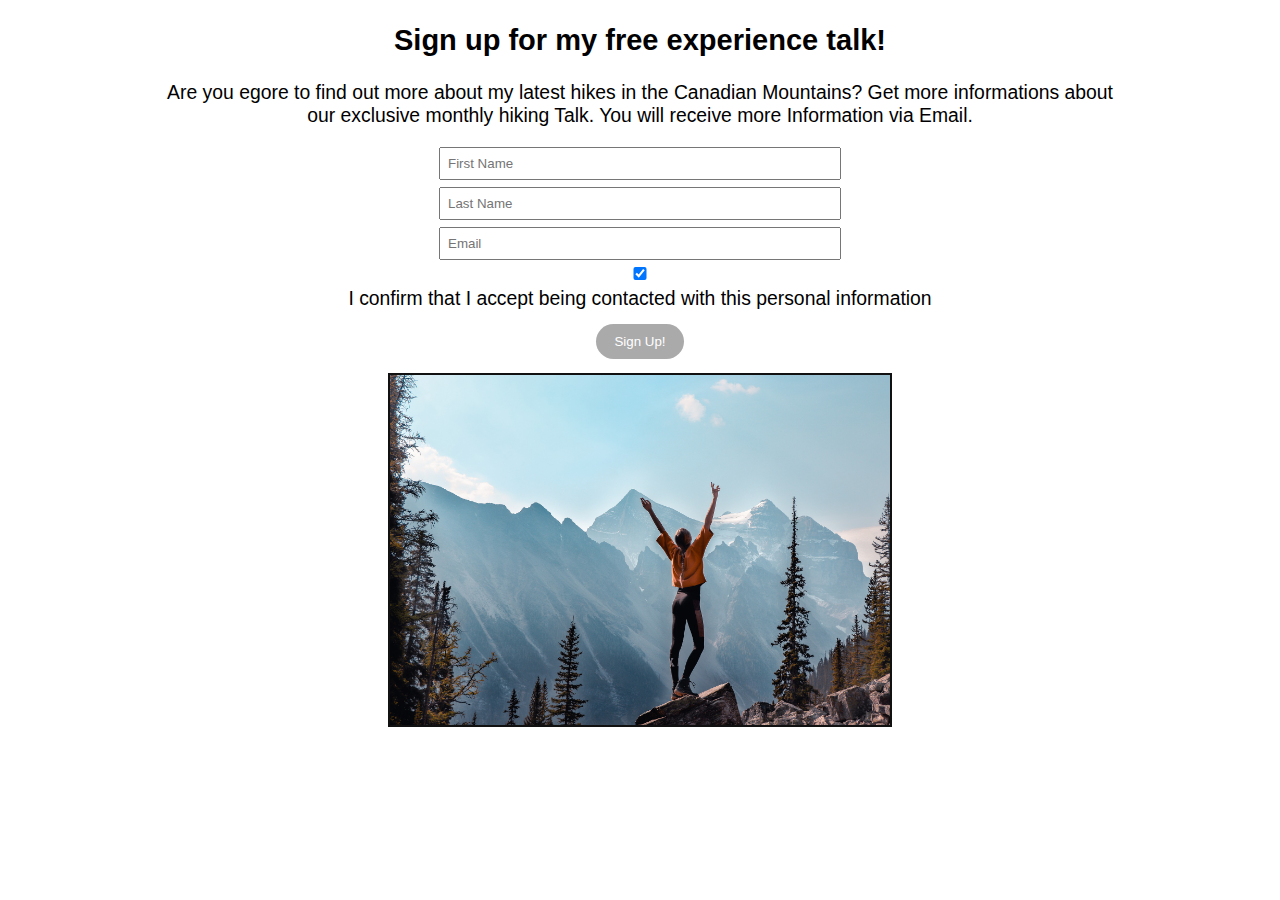
<file: Challange#1/index.html>
<!DOCTYPE html>
<html lang='en'>

<head>
   <meta charset='UTF-8'>
   <meta name='viewport' content='width=device-width, initial-scale=1.0'>
   <link rel='stylesheet' href='styles.css'>
   <title>Document</title>
</head>

<body>
   <div class="signup">
       <div class="content">
           <h2>Sign up for my free experience talk!</h2>
           <p>Are you egore to find out more about my latest hikes in the Canadian Mountains? Get more informations about our exclusive monthly hiking Talk. You will receive more Information via Email.</p>
           <form action='#' method='post'>
                <input type="text" name="firstName" id="firstName" placeholder="First Name">
                <input type="text" name="LastName" id="lastName" placeholder="Last Name">
                <input type="text" name="Email" id="Email" placeholder="Email">
                <input type="checkbox" name="Accept" id="" checked>
                <label for="Accept">I confirm that I accept being contacted with this personal information</label>
                <button class="btn-su disabled" id="btn-submit" disabled>Sign Up!</button>
           </form>
       </div>
       <div class="image">
           <img src="IMG/mountains-3959204_1920.jpg" alt="Women in front of Mountains">
       </div>
   </div>
   <script src="./app.js"></script>
</body>

</html>
</file>
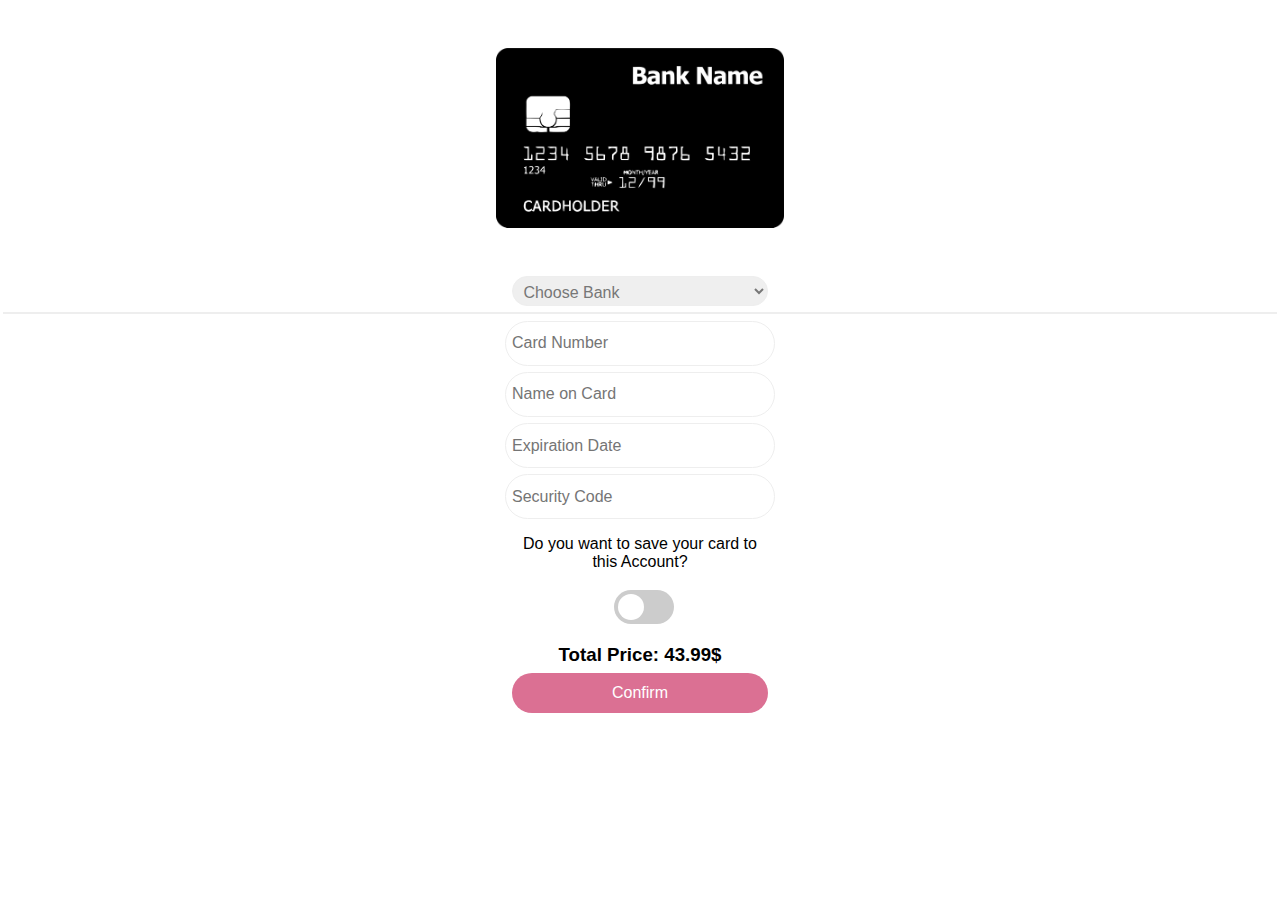
<file: Challenge#2/index.html>
<!DOCTYPE html>
<html lang='en'>

<head>
   <meta charset='UTF-8'>
   <meta name='viewport' content='width=device-width, initial-scale=1.0'>
   <link rel='stylesheet' href='styles.css'>
   <title>Document</title>
</head>

<body>
   <img src="./img/creditcard.png" alt="" srcset="">
   <form action="" id="card-details">
   <select name="" id="" placeholder="Name of Bank">
        <option value="" disabled="disabled" selected="selected">Choose Bank</option>
        <option value="other">Other</option>
        <option value="ING">ING</option>
        <option value="N26">N26</option>
        <option value="Sparkasse">Sparkasse</option>
    </select>
    <hr>
    <input type="text" placeholder="Card Number">
    <input type="text" placeholder="Name on Card">
    <input type="text" placeholder="Expiration Date">
    <input type="text" placeholder="Security Code">
    <p>Do you want to save your card to this Account?</p>
    <label class="switch">
        <input type="checkbox">
        <span class="slider round"></span>
      </label>
    <h3>Total Price: 43.99$</h3>
    <button class="confirm">Confirm</button>
    </form>    
</body>

</html>
</file>
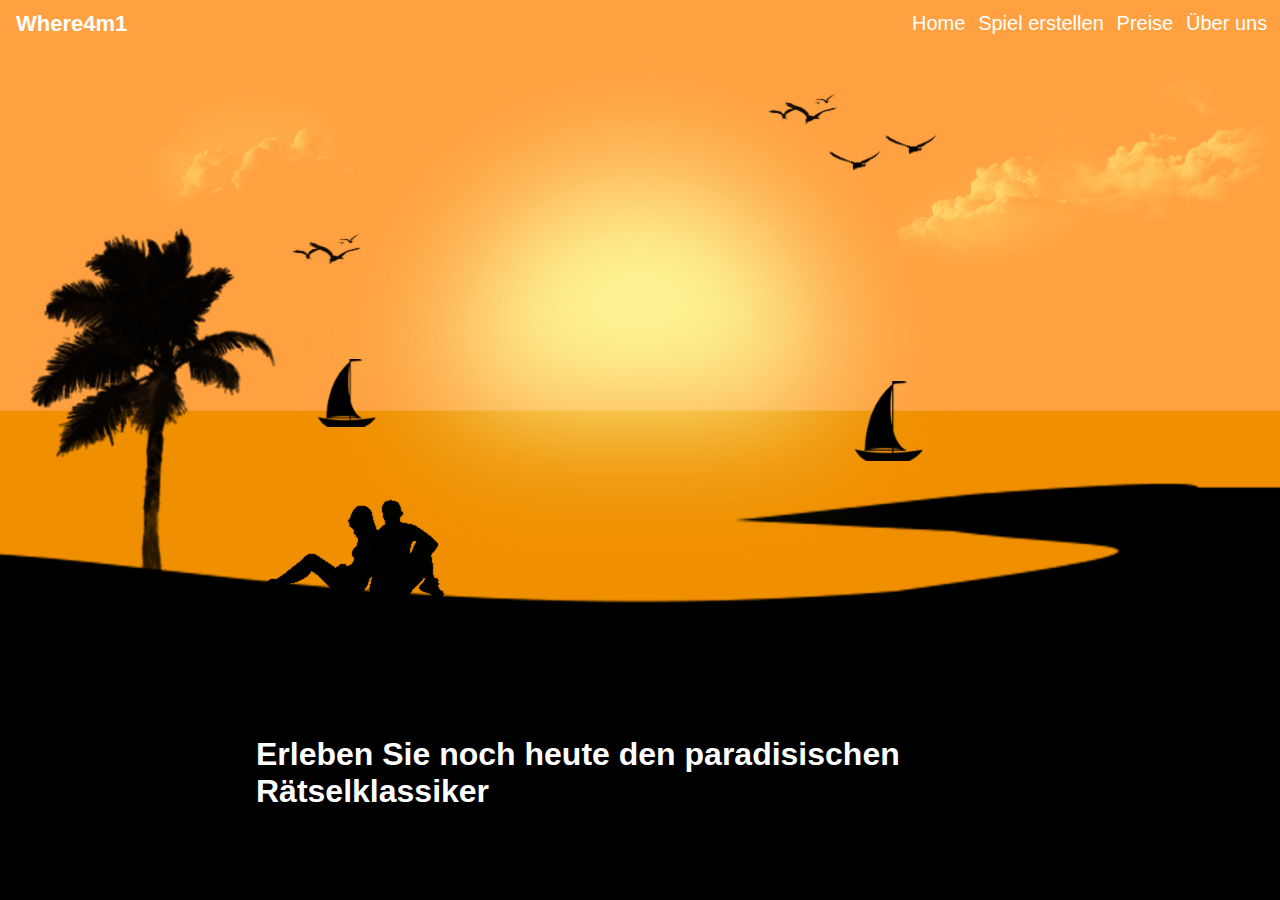
<file: Challenge#3/index.html>
<!DOCTYPE html>
<html lang='en'>

<head>
   <meta charset='UTF-8'>
   <meta name='viewport' content='width=device-width, initial-scale=1.0'>
   <link rel='stylesheet' href='styles.css'>
   <title>Document</title>
</head>

<body>
   <nav>
        <a href="#" class="brand"><h3>Where4m1</h3></a>
        <a href="" class="nav-link">Über uns</a>
        <a href="" class="nav-link">Preise</a>
        <a href="" class="nav-link">Spiel erstellen</a>
        <a href="" class="nav-link">Home</a>
   </nav>
   <img src="./img/background.png" alt="">
   <h2 class="catcher">Erleben Sie noch heute den paradisischen Rätselklassiker</h2>
</body>

</html>
</file>
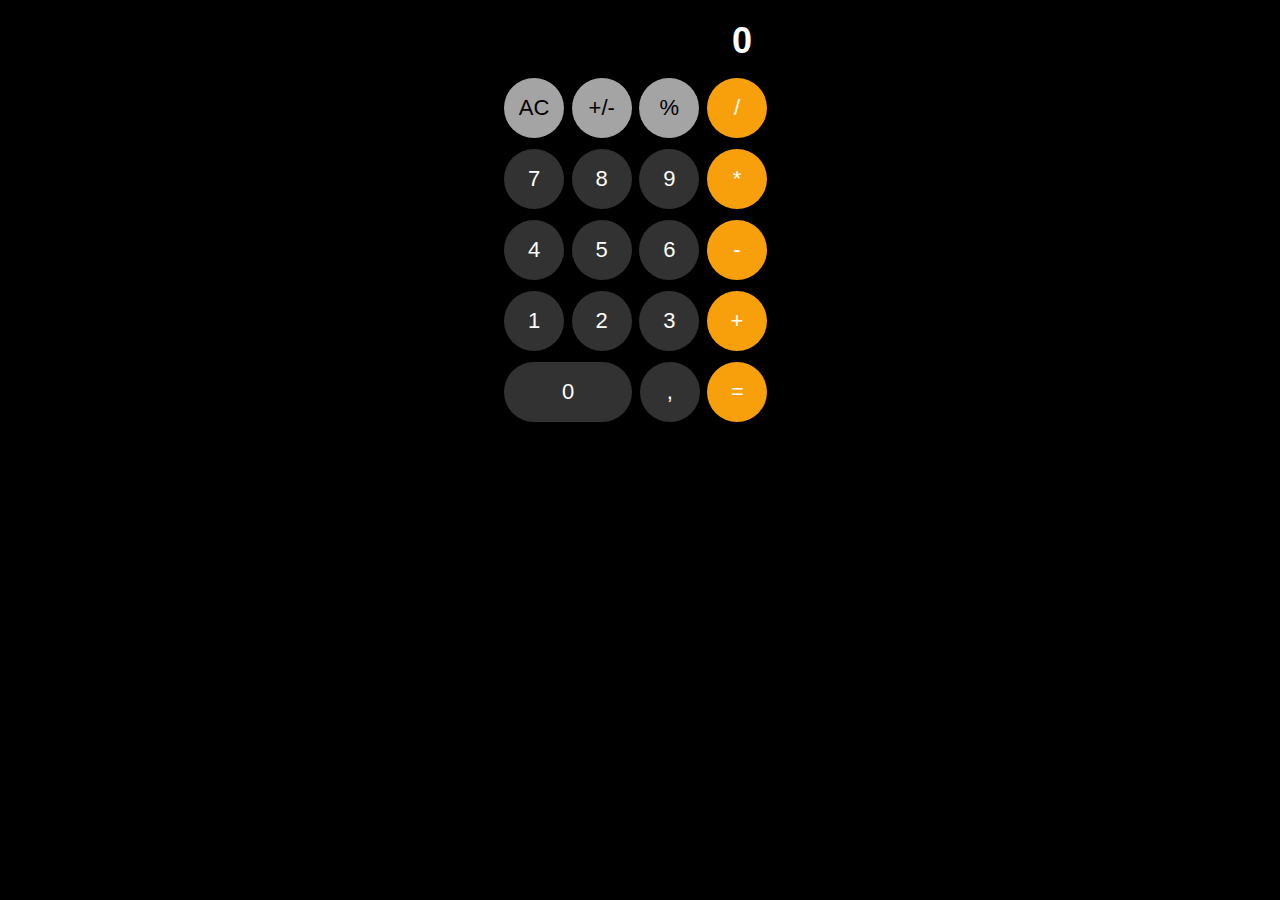
<file: Challenge#4/index.html>
<!DOCTYPE html>
<html lang='en'>

<head>
    <meta charset='UTF-8'>
    <meta name='viewport' content='width=device-width, initial-scale=1.0'>
    <link rel='stylesheet' href='styles.css'>
    <title>Calculator</title>
</head>

<body>
    <div class="calculator">
        <div class="row display"><p>0</p></div>
        <div class="row">
            <button class="btn btn-lgr">AC</button>
            <button class="btn btn-lgr">+/-</button>
            <button class="btn btn-lgr">%</button>
            <button class="btn btn-org">/</button>
        </div>
        <div class="row">
            <button class="btn btn-dgr">7</button>
            <button class="btn btn-dgr">8</button>
            <button class="btn btn-dgr">9</button>
            <button class="btn btn-org">*</button>
        </div>
        <div class="row">
            <button class="btn btn-dgr">4</button>
            <button class="btn btn-dgr">5</button>
            <button class="btn btn-dgr">6</button>
            <button class="btn btn-org">-</button>
        </div>
        <div class="row">
            <button class="btn btn-dgr">1</button>
            <button class="btn btn-dgr">2</button>
            <button class="btn btn-dgr">3</button>
            <button class="btn btn-org">+</button>
        </div>
        <div class="row">
            <button class="btn btn-dgr btn-wd">0</button>
            <button class="btn btn-dgr">,</button>
            <button class="btn btn-org">=</button>
        </div>
    </div>
    <script src="app.js"></script>
</body>

</html>
</file>
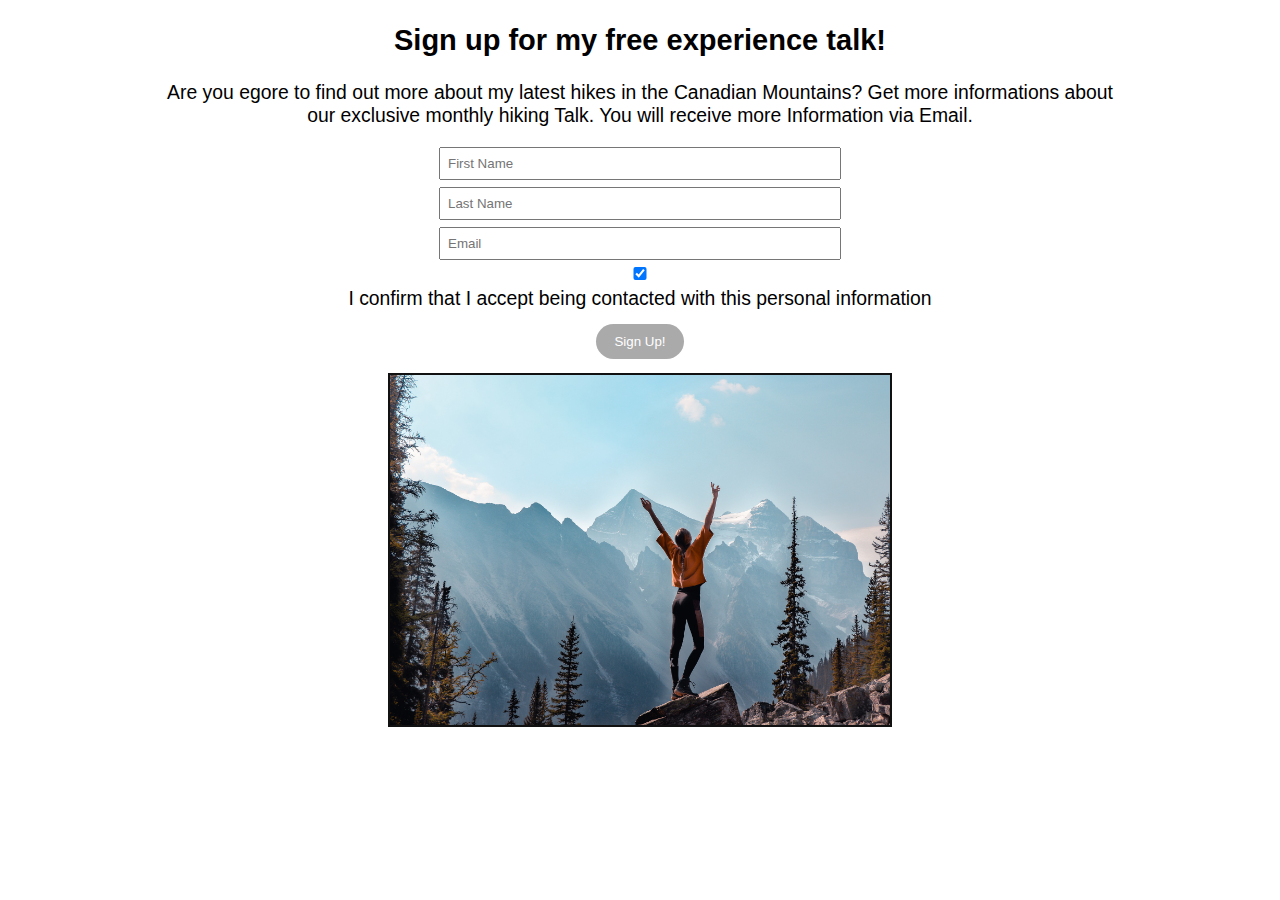
<file: Challenge_001/index.html>
<!DOCTYPE html>
<html lang="en">
    <head>
        <meta charset="UTF-8" />
        <meta name="viewport" content="width=device-width, initial-scale=1.0" />
        <link rel="stylesheet" href="styles.css" />
        <title>Document</title>
    </head>
    <body>
        <div class="signup">
            <div class="content">
                <h2>Sign up for my free experience talk!</h2>
                <p>
                    Are you egore to find out more about my latest hikes in the
                    Canadian Mountains? Get more informations about our
                    exclusive monthly hiking Talk. You will receive more
                    Information via Email.
                </p>
                <form action="#" method="post">
                    <input
                        type="text"
                        name="firstName"
                        id="firstName"
                        placeholder="First Name"
                    />
                    <input
                        type="text"
                        name="LastName"
                        id="lastName"
                        placeholder="Last Name"
                    />
                    <input
                        type="text"
                        name="Email"
                        id="Email"
                        placeholder="Email"
                    />
                    <input type="checkbox" name="Accept" id="" checked />
                    <label for="Accept"
                        >I confirm that I accept being contacted with this
                        personal information</label
                    >
                    <button class="btn-su disabled" id="btn-submit" disabled>
                        Sign Up!
                    </button>
                </form>
            </div>
            <div class="image">
                <img
                    src="IMG/mountains-3959204_1920.jpg"
                    alt="Women in front of Mountains"
                />
            </div>
        </div>
        <script src="./app.js"></script>
    </body>
</html>
</file>
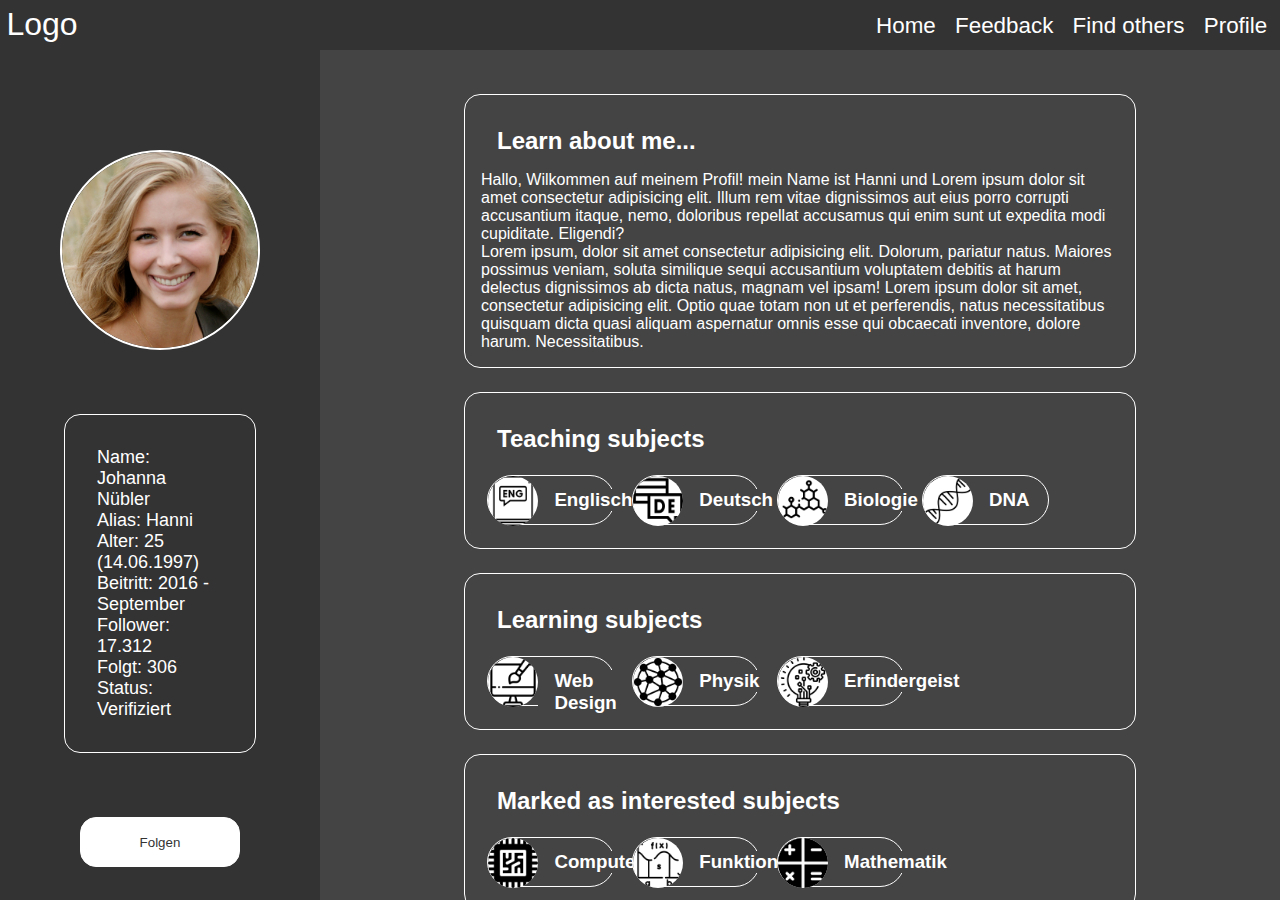
<file: Challenge_006/index.html>
<!DOCTYPE html>
<html lang='en'>

<head>
    <meta charset='UTF-8'>
    <meta name='viewport' content='width=device-width, initial-scale=1.0'>
    <link rel='stylesheet' href='styles.css'>
    <title>Profile</title>
</head>

<body>
    <header>
        <div class="header-logo">Logo</div>
        <a href="#" class="header-link">Profile</a>
        <a href="#" class="header-link">Find others</a>
        <a href="#" class="header-link">Feedback</a>
        <a href="#" class="header-link">Home</a>
    </header>
    <div class="profile">
        <aside class="profile-summary">
            <img src="img/pp.png" alt="" class="profile-img">
            <section class="summary-info">
                <p class="summary-info-item">Name: Johanna Nübler</p>
                <p class="summary-info-item">Alias: Hanni</p>
                <p class="summary-info-item">Alter: 25 (14.06.1997)</p>
                <p class="summary-info-item">Beitritt: 2016 - September</p>
                <p class="summary-info-item">Follower: 17.312</p>
                <p class="summary-info-item">Folgt: 306</p>
                <p class="summary-info-item">Status: Verifiziert</p>
            </section>
            <button class="btn-follow">Folgen</button>
        </aside>
        <section class="profile-details">
            <article class="profile-details-description profile-card">
                <h2>Learn about me...</h2>
                <p class="description-text">Hallo, Wilkommen auf meinem Profil!
                    mein Name ist Hanni und Lorem ipsum dolor sit amet consectetur adipisicing elit. 
                    Illum rem vitae dignissimos aut eius porro corrupti accusantium itaque, nemo, 
                    doloribus repellat accusamus qui enim sunt ut expedita modi cupiditate. Eligendi?
                </p>
                <p class="description-text">Lorem ipsum, dolor sit amet consectetur adipisicing elit. Dolorum, pariatur natus. 
                    Maiores possimus veniam, soluta similique sequi accusantium voluptatem debitis at harum delectus dignissimos ab dicta natus, 
                    magnam vel ipsam! Lorem ipsum dolor sit amet, consectetur adipisicing elit. Optio quae totam non ut et perferendis, 
                    natus necessitatibus quisquam dicta quasi aliquam aspernatur omnis esse qui obcaecati inventore, dolore harum. Necessitatibus.
                </p>
            </article>
            <article class="profile-details-subjects-owned profile-card">
                <h2>Teaching subjects</h2>
                <div class="subject">
                    <img src="img/icons/eng.png" class="subject-icon" alt="">
                    <h3>Englisch</h3>
                </div>
                <div class="subject">
                    <img src="img/icons/language.png" class="subject-icon" alt="">
                    <h3>Deutsch</h3>
                </div>
                <div class="subject">
                    <img src="img/icons/biology.png" class="subject-icon" alt="">
                    <h3>Biologie</h3>
                </div>
                <div class="subject">
                    <img src="img/icons/dna.png" class="subject-icon" alt="">
                    <h3>DNA</h3>
                </div>
            </article>
            <article class="profile-details-subjects-lerning profile-card">
                <h2>Learning subjects</h2>
                <div class="subject">
                    <img src="img/icons/web-design.png" class="subject-icon" alt="">
                    <h3>Web Design</h3>
                </div>
                <div class="subject">
                    <img src="img/icons/nanotechnology.png" class="subject-icon" alt="">
                    <h3>Physik</h3>
                </div>
                <div class="subject">
                    <img src="img/icons/innovation.png" class="subject-icon" alt="">
                    <h3>Erfindergeist</h3>
                </div>
            </article>
            <article class="profile-details-subjects-future profile-card">
                <h2>Marked as interested subjects</h2>
                <div class="subject">
                    <img src="img/icons/cpu.png" class="subject-icon" alt="">
                    <h3>Computer</h3>
                </div>
                <div class="subject">
                    <img src="img/icons/math.png" class="subject-icon" alt="">
                    <h3>Funktionen</h3>
                </div>
                <div class="subject">
                    <img src="img/icons/math-2.png" class="subject-icon" alt="">
                    <h3>Mathematik</h3>
                </div>
            </article>
        </section>
    </div>
</body>

</html>
</file>
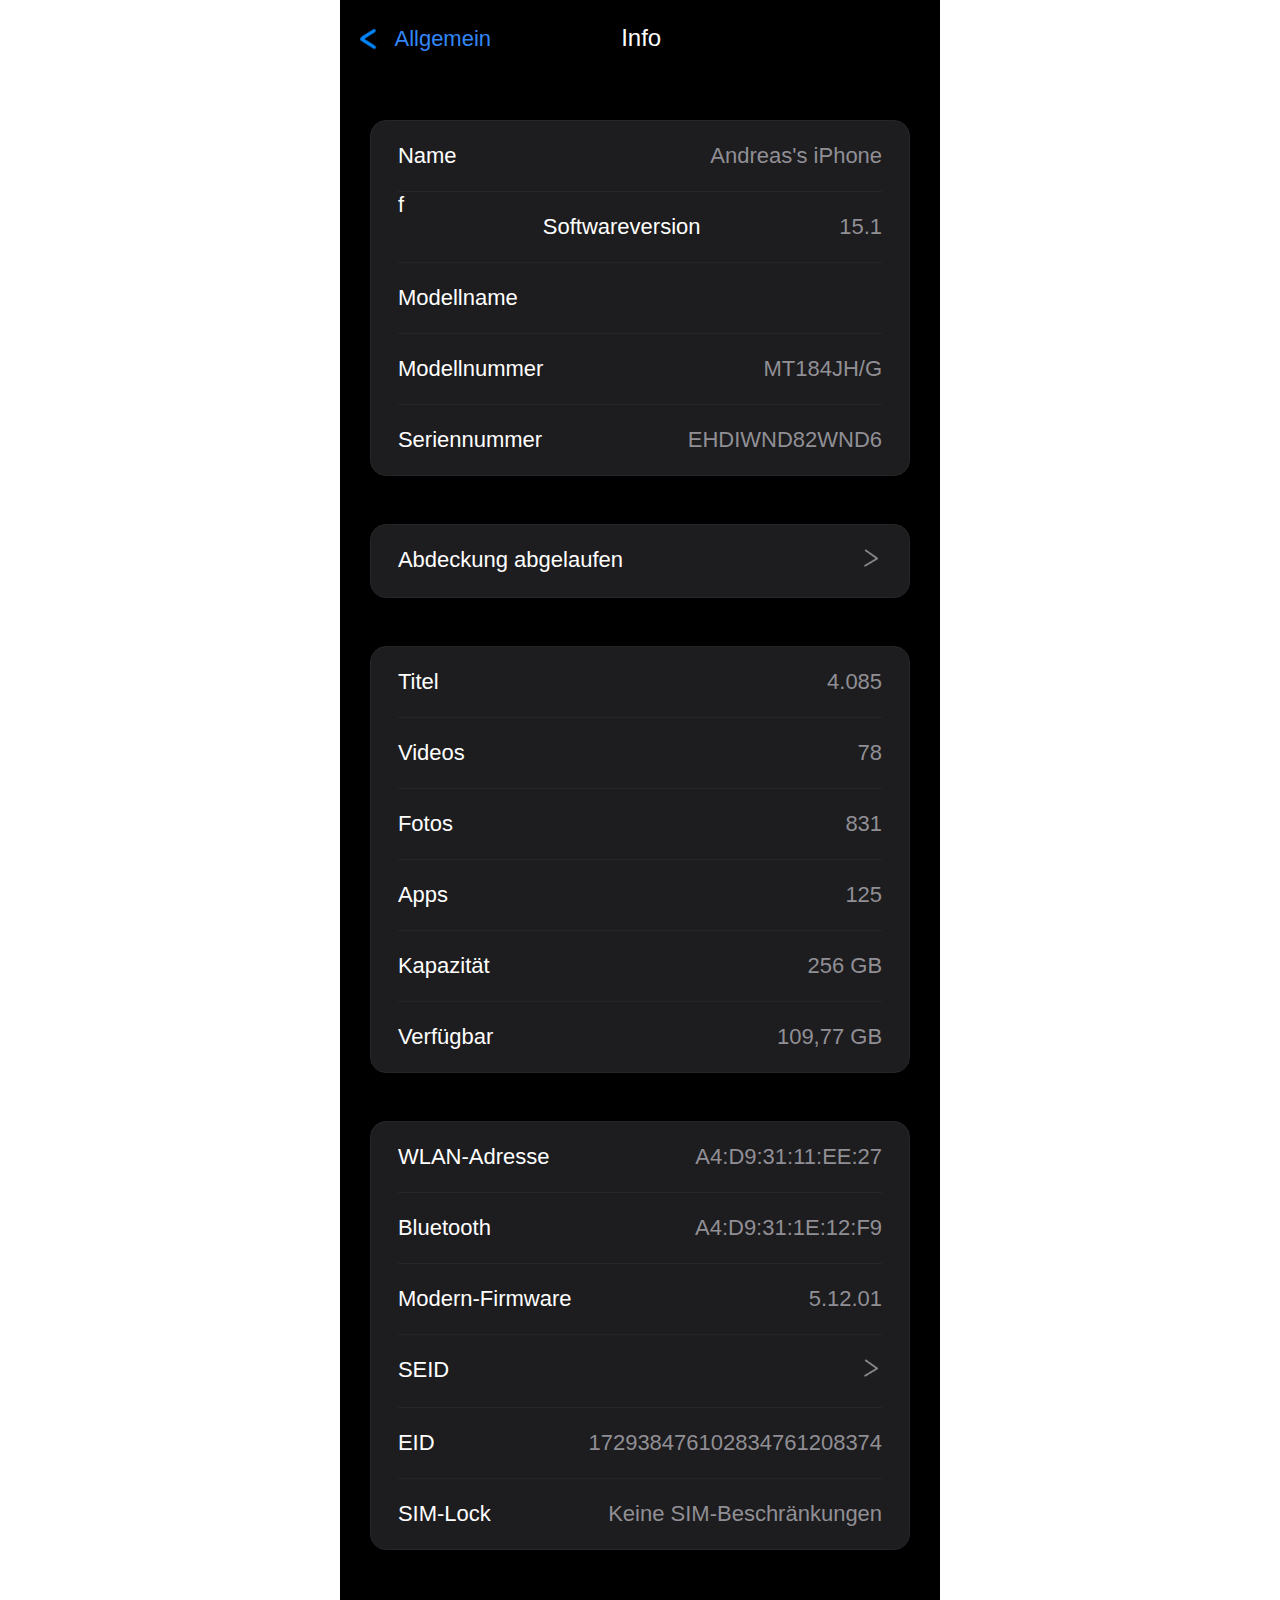
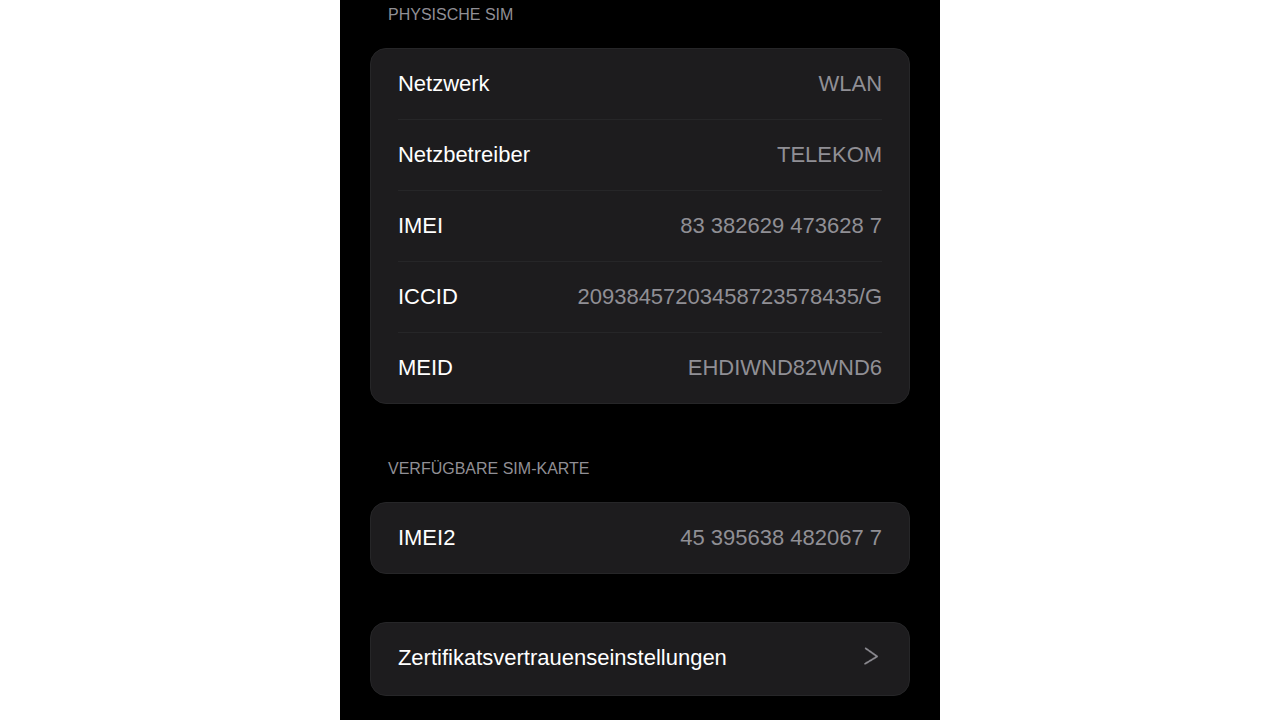
<file: Challenge_007/index.html>
<!DOCTYPE html>
<html lang='en'>

<head>
    <meta charset='UTF-8'>
    <meta name='viewport' content='width=device-width, initial-scale=1.0'>
    <link rel='stylesheet' href='styles.css'>
    <title>Document</title>
</head>

<body>
    <div class="container">
        <div class="header">
            <img src="./img/icon-blue.png" alt="">
            <div class="back"> Allgemein</div>
            <div class="heading">Info</div>
        </div>
        <div class="setting-block">
            <div class="setting">
    <p class="key">Name</p>
                <p class="value">Andreas's iPhone</p>
            </div>
  <div class="setting">f
                <p class="key">Softwareversion</p>
                <p class="value">15.1</p>
            </div>
         <div class="setting">
                <p class="key">Modellname</p>
            </div>
            <div class="setting">
                <p class="key">Modellnummer</p>
                <p class="value">MT184JH/G</p>
            </div>
            <div class="setting">
                <p class="key">Seriennummer</p>
                <p class="value">EHDIWND82WND6</p>
            </div>
        </div>
        <div class="setting-block">
            <div class="setting clickable clickable-border">
                <p class="key">Abdeckung abgelaufen</p>
                <p class="value"><img class="icon" src="img/icon-hell.png" alt=""></p>
            </div>
        </div>
        <div class="setting-block">
            <div class="setting">
                <p class="key">Titel</p>
                <p class="value">4.085</p>
            </div>
            <div class="setting">
                <p class="key">Videos</p>
                <p class="value">78</p>
            </div>
            <div class="setting">
                <p class="key">Fotos</p>
                <p class="value">831</p>
            </div>
            <div class="setting">
                <p class="key">Apps</p>
                <p class="value">125</p>
            </div>
            <div class="setting">
                <p class="key">Kapazität</p>
                <p class="value">256 GB</p>
            </div>
            <div class="setting">
                <p class="key">Verfügbar</p>
                <p class="value">109,77 GB</p>
            </div>
        </div>
        <div class="setting-block">
            <div class="setting">
                <p class="key">WLAN-Adresse</p>
                <p class="value">A4:D9:31:11:EE:27</p>
            </div>
            <div class="setting">
                <p class="key">Bluetooth</p>
                <p class="value">A4:D9:31:1E:12:F9</p>
            </div>
            <div class="setting">
                <p class="key">Modern-Firmware</p>
                <p class="value">5.12.01</p>
            </div>
            <div class="setting clickable">
                <p class="key">SEID</p>
                <p class="value"><img class="icon" src="img/icon-hell.png" alt=""></p>
            </div>
            <div class="setting">
                <p class="key">EID</p>
                <p class="value">172938476102834761208374</p>
            </div>
            <div class="setting">
                <p class="key">SIM-Lock</p>
                <p class="value">Keine SIM-Beschränkungen</p>
            </div>
        </div>
        <div class="setting-block-heading">PHYSISCHE SIM</div>
        <div class="setting-block">
            <div class="setting">
                <p class="key">Netzwerk</p>
                <p class="value">WLAN</p>
            </div>
            <div class="setting">
                <p class="key">Netzbetreiber</p>
                <p class="value">TELEKOM</p>
            </div>
            <div class="setting">
                <p class="key">IMEI</p>
                <p class="value">83 382629 473628 7</p>
            </div>
            <div class="setting">
                <p class="key">ICCID</p>
                <p class="value">20938457203458723578435/G</p>
            </div>
            <div class="setting">
                <p class="key">MEID</p>
                <p class="value">EHDIWND82WND6</p>
            </div>
        </div>
        <div class="setting-block-heading">VERFÜGBARE SIM-KARTE</div>
        <div class="setting-block">
            <div class="setting">
                <p class="key">IMEI2</p>
                <p class="value">45 395638 482067 7</p>
            </div>
        </div>
        <div class="setting-block">
            <div class="setting clickable clickable-border">
                <p class="key">Zertifikatsvertrauenseinstellungen</p>
                <p class="value"><img class="icon" src="img/icon-hell.png" alt=""></p>
            </div>
        </div>
    </div>
</body>

</html>
</file>
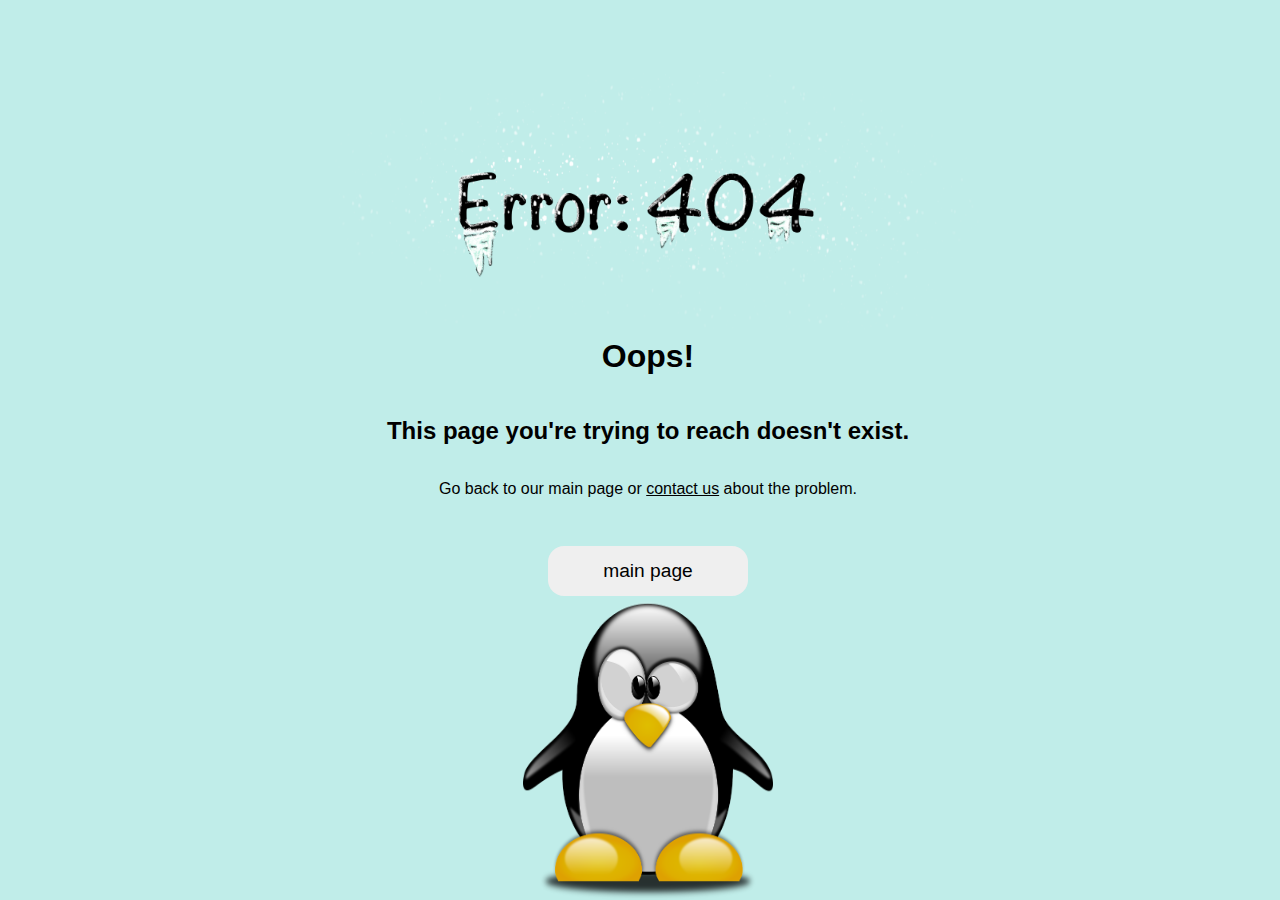
<file: Challenge_008/index.html>
<!DOCTYPE html>
<html lang="en">
    <head>
        <meta charset="UTF-8" />
        <meta http-equiv="X-UA-Compatible" content="IE=edge" />
        <meta name="viewport" content="width=device-width, initial-scale=1.0" />
        <link rel="stylesheet" href="styles.css" />
        <title>Document</title>
    </head>
    <body>
        <img class="heading" src="./img/Heading.png" alt="" />
        <h1>Oops!</h1>
        <h2>This page you're trying to reach doesn't exist.</h2>
        <p>
            Go back to our main page or <a href="#">contact us</a> about the
            problem.
        </p>
        <button>main page</button>
        <img class="pinguin" src="./img/penguin.png" alt="" />
    </body>
</html>
</file>
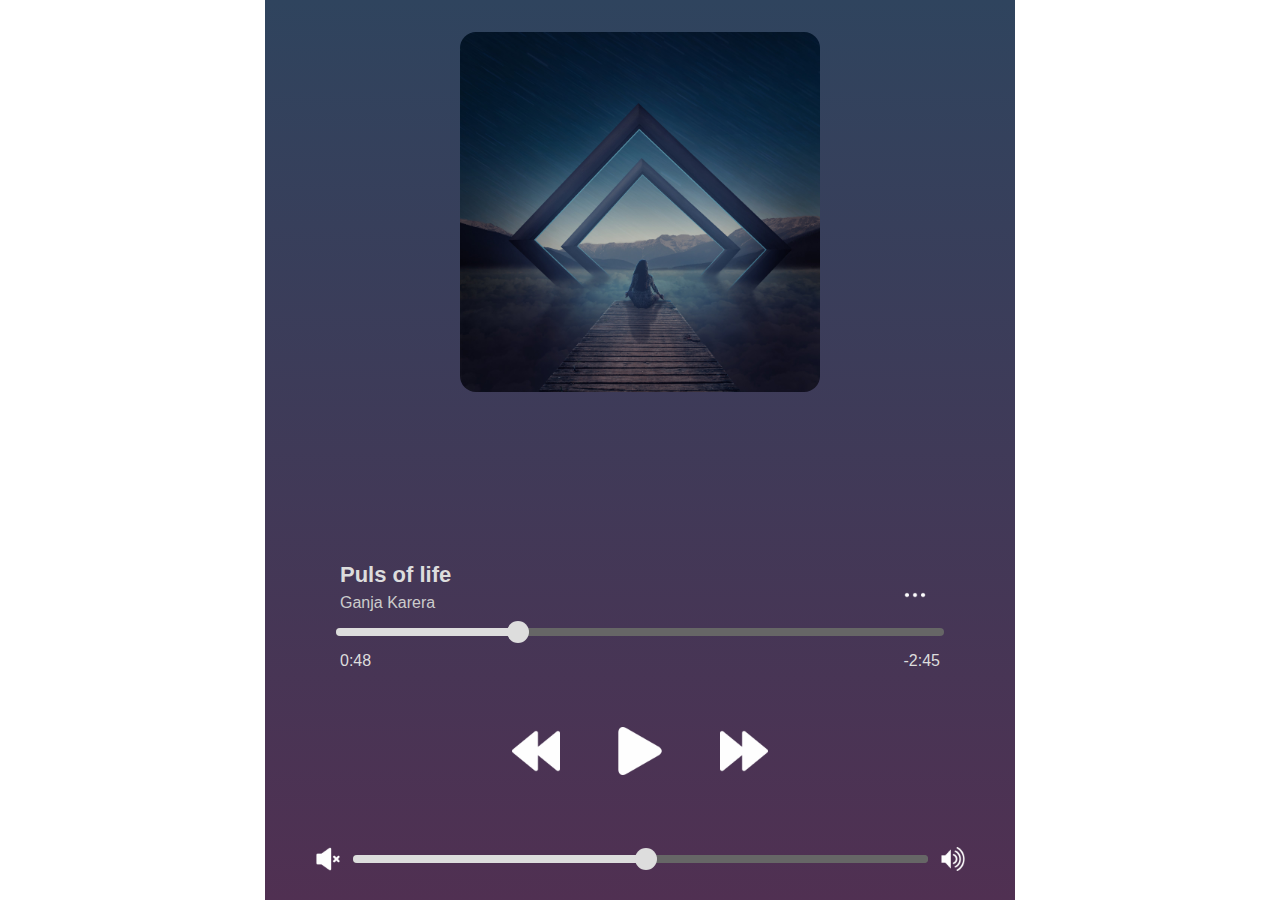
<file: Challenge_009/index.html>
<!DOCTYPE html>
<html lang="en">
    <head>
        <meta charset="UTF-8" />
        <meta http-equiv="X-UA-Compatible" content="IE=edge" />
        <meta name="viewport" content="width=device-width, initial-scale=1.0" />
        <link rel="stylesheet" href="styles.css" />
        <title>Document</title>
    </head>
    <body>
        <div class="container">
            <div class="album">
                <img src="./img/cover.jpg" class="cover-img" alt="" />
            </div>
            <div class="info">
                <div class="info-text">
                    <h3 class="info-title-name">Puls of life</h3>
                    <p class="info-artist-name">Ganja Karera</p>
                </div>
                <div class="menu-button">
                    <button class="icon-btn btn-small">
                        <img
                            class="icon small-icon"
                            src="./img/option.png"
                            alt=""
                        />
                    </button>
                </div>
            </div>
            <div class="progressbar">
                <!-- Progress Bar -->
                <div class="bar">
                    <div class="done-progress"></div>
                    <div class="current-pos"></div>
                </div>
            </div>
            <div class="progress-times">
                <div class="done-time">0:48</div>
                <div class="to-go-time">-2:45</div>
            </div>
            <div class="controlls">
                <button class="icon-btn">
                    <img class="icon" src="./img/backwards.png" alt="" />
                </button>
                <button class="icon-btn btn-play-top">
                    <img class="icon btn-play" src="./img/play.png" alt="" />
                </button>
                <button class="icon-btn">
                    <img class="icon" src="./img/forwards.png" alt="" />
                </button>
            </div>
            <div class="volume">
                <button class="icon-btn btn-small">
                    <img
                        class="icon small-icon"
                        src="./img/silent-speaker.png"
                        alt=""
                    />
                </button>
                <div class="soundbar">
                    <div class="bar">
                        <div class="done-sound"></div>
                        <div class="current-pos"></div>
                    </div>
                </div>
                <button class="icon-btn btn-small">
                    <img
                        class="icon small-icon"
                        src="./img/loud-speaker.png"
                        alt=""
                    />
                </button>
            </div>
        </div>
        <script src="app.js"></script>
    </body>
</html>
</file>
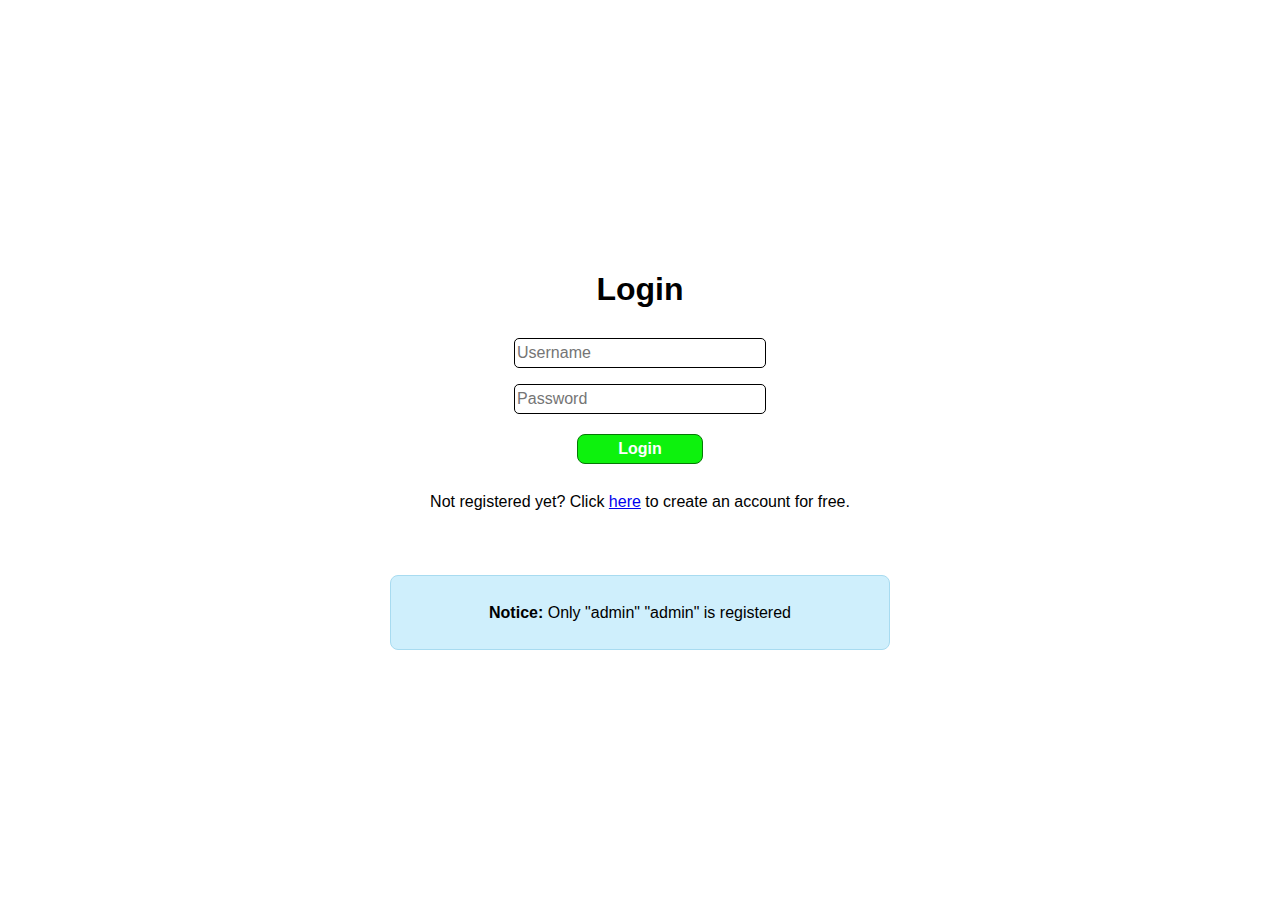
<file: Challenge_011/index.html>
<!DOCTYPE html>
<html lang="en">
    <head>
        <meta charset="UTF-8" />
        <meta http-equiv="X-UA-Compatible" content="IE=edge" />
        <meta name="viewport" content="width=device-width, initial-scale=1.0" />
        <link rel="stylesheet" href="styles.css" />
        <title>Login</title>
    </head>
    <body>
        <form class="form" id="login-form">
            <h1>Login</h1>
            <input type="text" name="" placeholder="Username" id="user-name" />
            <input
                type="password"
                name=""
                placeholder="Password"
                id="user-password"
            />
            <button type="submit">Login</button>
            <p>
                Not registered yet? Click <a href="#">here</a> to create an
                account for free.
            </p>
        </form>
        <div id="flash-message" class="flash-message flash-info">
            <span id="flash-text"
                ><strong>Notice: </strong>Only "admin" "admin" is
                registered</span
            >
        </div>
        <script src="app.js"></script>
    </body>
</html>
</file>
<file: Challange#1/styles.css>
html, body {
    font-family: sans-serif;
    margin: 0;
    padding: 0;
    font-size: 1.1rem;
}

.signup {
    margin: 10rem 1rem;
}

.signup > div {
    display: inline-block;
}

.content {
    margin-left: 5%;
    width: 50%;
    text-align: center;
}

.content input {
    display: block;
    width: 40%;
    height: 10%;
    margin: .4rem auto;
    padding: .4rem;
}

.image {
    width: 40%;
    margin: 2rem;
}

.image img{
    height: 350px;
    width: 500px;
    border: 2px solid #111;
}

.btn-su {
    background-color: #0C0;
    border: none;
    border-radius: 1rem;
    color: white;
    width: 5rem;
    height: 2rem;
    margin: .8rem auto;
    display: block;
}

.btn-su:hover {
    background-color: #494;
}

input[type=checkbox]
{
  -webkit-appearance:checkbox;
}

input:focus {
    outline: 1px solid orange;
    border: 1px solid orange;
}

.green {
    outline: 1px solid #494;
    border: 1px solid #494;
}

.red {
    outline: 1px solid red;
    border: 1px solid red;
}

.disabled {
    background-color: #AAA;
}

.disabled:hover {
    background-color: #888;
}

@media(max-width:1600px) {
    .content {
        width: 75%;
        text-align: center;
        margin: 0 auto;
    }
    .image {
        width: 75%;
        text-align: center;
        margin: 0 auto;
    }
    .signup {
        width: 100%;
        text-align: center;
        margin: 0 auto;
    }
}
</file>
<file: Challenge#2/styles.css>
html, body {
    margin: 0;
    padding: 0;
    box-sizing: border-box;
    font-family: sans-serif;
}

img {
    display: block;
    margin: 3rem auto;
    height: 20vh;
    width: auto;
}

#card-details {
    width: 100%;
    margin: 0 auto;
}

#card-details select, #card-details input {
    display: block;
    margin: .4rem auto;
    width: 20%;
    height: 30px;
    outline: none;
    border: 1px solid #EEE;
    border-radius: 2rem;
    padding: .4rem;
    font-size: 16px;
}

select {
    line-height: 2;
    font-size: 34px;
    color: #777;
}

options {
    color: red;
}

hr {
    border: 1px solid #EEE;
    margin: .2rem;
    padding: 0;
}

.confirm {
    display: block;
    margin: .4rem auto;
    width: 20%;
    height: 40px;
    outline: none;
    border-radius: 2rem;
    padding: .4rem;
    font-size: 16px;
    background-color: palevioletred;
    color: white;
    border: none;
}

h3 {
    text-align: center;
    margin: 0 auto;
}

.confirm:hover {
    background-color: purple;
    cursor: pointer;
}

p {
    display: block;
    width: 20%;
    margin: 1rem auto .2rem auto;
    text-align: center;
}

@media (max-width: 768px) {
    #card-details select, #card-details input, p, .confirm  {
        width: 90%;
    }
}


/* Slider */

/* The switch - the box around the slider */
.switch {
    position: relative;
    display: inline-block;
    width: 60px;
    height: 34px;
    margin-left: 48%;
    margin-top: 1rem;
    margin-bottom: 1rem;
  }
  
  /* Hide default HTML checkbox */
  .switch input {
    opacity: 0;
    width: 0;
    height: 0;
  }
  
  /* The slider */
  .slider {
    position: absolute;
    cursor: pointer;
    top: 0;
    left: 0;
    right: 0;
    bottom: 0;
    background-color: #ccc;
    -webkit-transition: .4s;
    transition: .4s;
  }
  
  .slider:before {
    position: absolute;
    content: "";
    height: 26px;
    width: 26px;
    left: 4px;
    bottom: 4px;
    background-color: white;
    -webkit-transition: .4s;
    transition: .4s;
  }
  
  input:checked + .slider {
    background-color: purple;
  }
  
  input:focus + .slider {
    box-shadow: 0 0 1px palevioletred;
  }
  
  input:checked + .slider:before {
    -webkit-transform: translateX(26px);
    -ms-transform: translateX(26px);
    transform: translateX(26px);
  }
  
  /* Rounded sliders */
  .slider.round {
    border-radius: 34px;
  }
  
  .slider.round:before {
    border-radius: 50%;
  }
</file>
<file: Challenge#3/styles.css>
html, body {
    font-family: sans-serif;
    font-size: 16px;
    margin: 0;
    padding: 0;
    background-color: #000;
}

nav {
    color: #fff;
    height: 5vh;
    background-color: #ffa141;
}

h3 {
    display: inline-block;
    padding-top: .5em;
    padding-left: 1rem;
    margin: 0;
    font-size: 22px;
}

img {
    width: 100%;
}

a {
    text-decoration: none;
    color: #fff;
}

a:hover{
    text-decoration: underline;
}

.catcher {
    color: #fff;
    width: 60%;
    left: 0;
    right: 0;
    margin: 0 auto;
    font-size: 32px;
    position: absolute;
    bottom: 10vh;
}

.nav-link {
    float: right;
    margin-top: .75rem;
    margin-right: .8rem;
    font-size: 20px;
}
</file>
<file: Challenge#4/styles.css>
html, body {
    margin: 0;
    padding: 0;
    box-sizing: border-box;
    background-color: #000;
    font-family: sans-serif;
}

.row {
    display: block;
    width: 275px;
    margin: .5rem auto;
    
}

.display {
    height: 60px;
    color: #fff;
    position: relative;
}

.display p {
    position: absolute;
    margin: 0;
    text-align: right;
    bottom: .4rem;
    right: 1.6rem;
    font-size: 36px;
    font-weight: 600;
}

.btn {
    border: none;
    width: 60px;
    height: 60px;
    margin: .1rem;
    border-radius: 50%;
    font-size: 22px;
}

.btn-wd {
    width: 128px;
    border-radius: 2rem;
}

.btn-lgr {
    color: #000;
    background-color: #a4a4a5;
}

.btn-dgr {
    color: #fff;
    background-color: #323232;
}

.btn-org {
    color: #fff;
    background-color: #f8a00c;
}

.animation-lgr {
    background-color: #d9d9d9;
}

.animation-dgr {
    background-color: #737373;
}

.animation-org {
    background-color: #fac78e;
    color: #fdfeff;
}
</file>
<file: Challenge_001/styles.css>
html,
body {
    font-family: sans-serif;
    margin: 0;
    padding: 0;
    font-size: 1.1rem;
}

.signup {
    margin: 10rem 1rem;
}

.signup > div {
    display: inline-block;
}

.content {
    margin-left: 5%;
    width: 50%;
    text-align: center;
}

.content input {
    display: block;
    width: 40%;
    height: 10%;
    margin: 0.4rem auto;
    padding: 0.4rem;
}

.image {
    width: 40%;
    margin: 2rem;
}

.image img {
    height: 350px;
    width: 500px;
    border: 2px solid #111;
}

.btn-su {
    background-color: #0c0;
    border: none;
    border-radius: 1rem;
    color: white;
    width: 5rem;
    height: 2rem;
    margin: 0.8rem auto;
    display: block;
}

.btn-su:hover {
    background-color: #494;
}

input[type="checkbox"] {
    -webkit-appearance: checkbox;
}

input:focus {
    outline: 1px solid orange;
    border: 1px solid orange;
}

.green {
    outline: 1px solid #494;
    border: 1px solid #494;
}

.red {
    outline: 1px solid red;
    border: 1px solid red;
}

.disabled {
    background-color: #aaa;
}

.disabled:hover {
    background-color: #888;
}

@media (max-width: 1600px) {
    .content {
        width: 75%;
        text-align: center;
        margin: 0 auto;
    }
    .image {
        width: 75%;
        text-align: center;
        margin: 0 auto;
    }
    .signup {
        width: 100%;
        text-align: center;
        margin: 0 auto;
    }
}
</file>
<file: Challenge_006/styles.css>
* {
    margin: 0;
    padding: 0;
    box-sizing: border-box;
    font-family: Arial, Helvetica, sans-serif;
    background-color: #444;
    color: #fff;
}

/* Header */

header {
    position: fixed;
    width: 100%;
    height: 50px;
    background-color: #333;
    color: #fff;
    padding: .4rem;
    padding-right: .8rem;
    margin-bottom: 50px;
}

.header-logo{
    display: inline;
    font-size: 2rem;
    background-color: inherit;
}

.header-link {
    padding-top: .4rem;
    float: right;
    text-decoration: none;
    background-color: inherit;
    color: #fff;
    font-size: 1.4rem;
    margin-left: 1.2rem;
}

.header-link:hover {
    color: lightgray;
}

/* Summery Section */

.profile-summary{
    display: inline-block;
    background-color: #333;
    padding-top: 150px;
    width: 25%;
    height: 100vh;
}

.summary-info{
    border: 1px solid #fff;
    margin: 4rem;
    border-radius: 1rem;
    padding: 2rem;
    font-size: large;
}

.summary-info, .summary-info * {
    background-color: inherit;
}

.profile-img {
    height: 200px;
    width: auto;
    display: block;
    margin: auto;
    background-color: inherit;
    border: 2px solid #fff;
    border-radius: 50%;
}

.btn-follow {
    display: block;
    width: 50%;
    height: 50px;
    background-color: #fff;
    color: #333;
    margin: 0 auto;
    border: 1px solid #fff;
    border-radius: 1rem;
}

.btn-follow:hover {
    color: #fff;
    background-color: #333;
    border-color: #fff;
}

/* Main Section */

h2 {
    padding: 1rem;
}

.profile-details{
    position: fixed;
    top: 50px;
    padding-top: 20px;
    display: inline-block;
    width: 75%;
    height: 100%;
}

.profile-card {
    border: 1px solid #fff;
    border-radius: 1rem;
    margin: 2.5% 15%;
    padding: 1rem;
}

.subject {
    display: inline-block;
    position: relative;
    height: 50px;
    width: 20%;
    border: 1px solid #fff;
    border-radius: 2rem;
    margin: .4rem;
}

.subject h3 {
    position: absolute;
    top: .8rem;
    display: inline;
    padding-left: 1rem;
    color: inherit;
    background-color: inherit;
}

.subject-icon {
    background-color: #fff;
    color: #444;
    width: 50px;
    height: 50px;
    border-radius: 50%;
}

.subject:hover{
    color: #444;
    background-color: #fff;
}
</file>
<file: Challenge_007/styles.css>
html, body {
    margin: 0;
    font-family: Helvetica, sans-serif;
}

* {
    box-sizing: border-box;
}

body {
    display: flex;
    flex-direction: row;
    justify-content: center;
}

.container {
    background-color: #000;
    width: 600px;
    height: 100%;
    display: flex;
    flex-direction: column;
    padding-top: 6rem;
}

.container .setting-block:first-of-type{
    margin-top: 4rem;
    padding: 5rem;
}

.header {
    position: absolute;
    margin: 1rem;
}

.back {
    position: relative;
    top: -90px;
    left: 10px;
    display: inline-block;
    font-size: 22px;
    color: #3286f6;
}

.header img {
    position: relative;
    top: -85px;
    height: 24px;
    width: 24px;
}

.heading {
    position: relative;
    top: -90px;
    left: 80%;
    display: inline-block;
    margin: 0 auto;
    font-size: 24px;
    margin-bottom: 2rem;
    color: #fff;
}

.setting-block {
    background-color: #1d1c1e;
    display: flex;
    flex-direction: column;
    align-items: center;
    width: 90%;
    margin: 1.5rem auto;
    border: 1px solid #262628;
    border-radius: 1rem;
    color: #fff;
}

.setting-block-heading {
    color:#908f95;
    margin-left: 3rem;
    margin-top: 2rem;
}

.setting {
    border-bottom: 1px solid #262628;
    width: 90%;
    display: flex;
    justify-content: space-between;
    font-size: 22px;
}

.setting.clickable:hover {
    background-color: #3a3a3b;
    width: 100%;
    padding-left: 1.7rem;
    padding-right: 1.7rem;
    cursor: pointer;
}

.setting.clickable-border:hover {
    border-radius: 1rem;
}

.setting-block .setting:last-of-type{
    border:none;
}

.value {
    color: #908f95;
}

.icon {
    width: 22px;
    color: #262628;
    height: auto;
}
</file>
<file: Challenge_008/styles.css>
* {
    box-sizing: border-box;
    font-family: Arial, Helvetica, sans-serif;
}

body {
    display: flex;
    flex-direction: column;
    width: 100vw;
    justify-content: flex-end;
    align-items: center;
    background-color: #c0ede9;
}

.heading {
    margin-top: 4rem;
    width: 700px;
}

.pinguin {
    position: absolute;
    bottom: 0px;
    height: 300px;
    width: 250px;
}

button {
    width: 200px;
    font-size: 1.2rem;
    height: 50px;
    border: 0;
    border-radius: 1rem;
    margin: 2rem;
}

button:hover {
    background-color: #c0ede9;
    border: 3px solid #fff;
    cursor: pointer;
}

h1:first-of-type {
    margin-top: 0.5rem;
}

h1:last-of-type {
    margin-top: 0.5rem;
}

a {
    color: #000;
}
</file>
<file: Challenge_009/styles.css>
body {
    padding: 0;
    margin: 0;
    font-family: Arial, Helvetica, sans-serif;
    color: #ddd;
}

* {
    box-sizing: border-box;
}

.container {
    display: flex;
    flex-direction: column;
    align-items: center;
    /* background-color: #eee; */
    background: linear-gradient(to bottom, #2f445e, #503052);
    margin: 0 auto;
    width: 750px;
    height: 100vh;
}

.album {
    cursor: pointer;
    height: 50vh;
    margin: 2rem;
}

.album img {
    border-radius: 1rem;
    height: 40vh;
    width: auto;
}

.album img:hover {
    height: 52vh;

    width: auto;
}

.icon {
    width: 64px;
    padding: 8px;
    height: auto;
    border: none;
    cursor: pointer;
}

button.icon-btn:hover {
    background-color: #aaa;
}

button.icon-btn {
    background-color: inherit;
    width: 100px;
    height: 100px;
    padding: 16px;
    align-items: center;
    border-radius: 50%;
    border: none;
    cursor: pointer;
}

.info {
    display: flex;
    width: 80%;
    align-items: center;
    justify-content: space-between;
    margin-top: 3rem;
}

.info-title-name {
    font-size: 22px;
    margin: 0;
}

.info-artist-name {
    padding: 0;
    color: #ccc;
    margin-top: 0.4rem;
}

.progressbar {
    display: flex;
    justify-content: center;
    width: 90%;
    margin-bottom: 1rem;
}

.progress-times {
    display: flex;
    width: 80%;
    justify-content: space-between;
    flex-direction: row;
}

.done-progress {
    height: 100%;
    width: 29%;
    border-radius: inherit;
    background-color: #ddd;
}

.current-progress {
    display: inline;
}

.bar {
    width: inherit;
    display: flex;
    align-items: center;
    border-radius: 5px;
    height: 8px;
    background-color: #666;
}

.controlls {
    margin: 2rem 0;
}

.volume {
    display: flex;
    width: 90%;
    justify-content: space-between;
    align-items: center;
}

.soundbar {
    display: flex;
    align-items: center;
    background-color: #666;
    border-radius: 5px;
    width: 100%;
    height: 8px;
}

.current-pos {
    position: relative;
    right: 5px;
    width: 22px;
    height: 22px;
    border-radius: 50%;
    background-color: #ddd;
    cursor: pointer;
}

.done-sound {
    background-color: #ddd;
    border-radius: 5px;
    width: 50%;
    height: 100%;
}

.small-icon {
    height: 40px;
    width: 40px;
}

button.btn-small {
    display: flex;
    align-items: center;
    justify-content: center;
    width: 50px;
    height: 50px;
    padding: 8px;
}

.img-bigger {
    animation-name: imgAnimation;
    animation-duration: 0.5s;
}

.img-smaller {
    animation-name: imgDefault;
    animation-duration: 0.5s;
}

@keyframes imgAnimation {
    from {
        height: 40vh;
    }
    to {
        height: 52vh;
    }
}

@keyframes imgDefault {
    from {
        height: 52vh;
    }
    to {
        height: 40vh;
    }
}
</file>
<file: Challenge_011/styles.css>
* {
    box-sizing: border-box;
}

body {
    margin: 0;
    padding: 0;
    display: flex;
    justify-content: center;
    flex-direction: column;
    align-items: center;
    width: 100vw;
    height: 100vh;
    font-family: sans-serif;
}

.form {
    display: flex;
    flex-direction: column;
    align-items: center;
    justify-content: center;
}

.form input {
    margin: 0.5rem;
    width: 60%;
    height: 30px;
    border-radius: 5px;
    border: 1px solid black;
    font-size: inherit;
}

.form button {
    width: 30%;
    height: 30px;
    cursor: pointer;
    margin: 0.8rem 0;
    background-color: hsl(120, 90%, 50%);
    border: 1px solid hsl(120, 90%, 25%);
    border-radius: 8px;
    font-size: inherit;
    color: #fff;
    font-weight: bold;
}

.form button:hover {
    background-color: hsl(120, 90%, 40%);
    border: 1px solid hsl(120, 90%, 10%);
}

.flash-message {
    background-color: darkgray;
    display: flex;
    align-items: center;
    justify-content: center;
    margin-top: 3rem;
    width: 500px;
    height: 75px;
    border-radius: 8px;
    border: 1px solid hsl(0, 0%, 50%);
    text-align: center;
    padding: 0.8em;
}

.hidden {
    display: none;
}

.flash-error {
    background-color: hsl(0, 90%, 90%);
    border-color: hsl(0, 70%, 80%);
}

.flash-warning {
    background-color: hsl(44, 88%, 90%);
    border-color: hsl(44, 70%, 80%);
}

.flash-info {
    background-color: hsl(197, 88%, 90%);
    border-color: hsl(197, 70%, 80%);
}

.flash-success {
    background-color: hsl(113, 88%, 90%);
    border-color: hsl(113, 70%, 80%);
}
</file>
